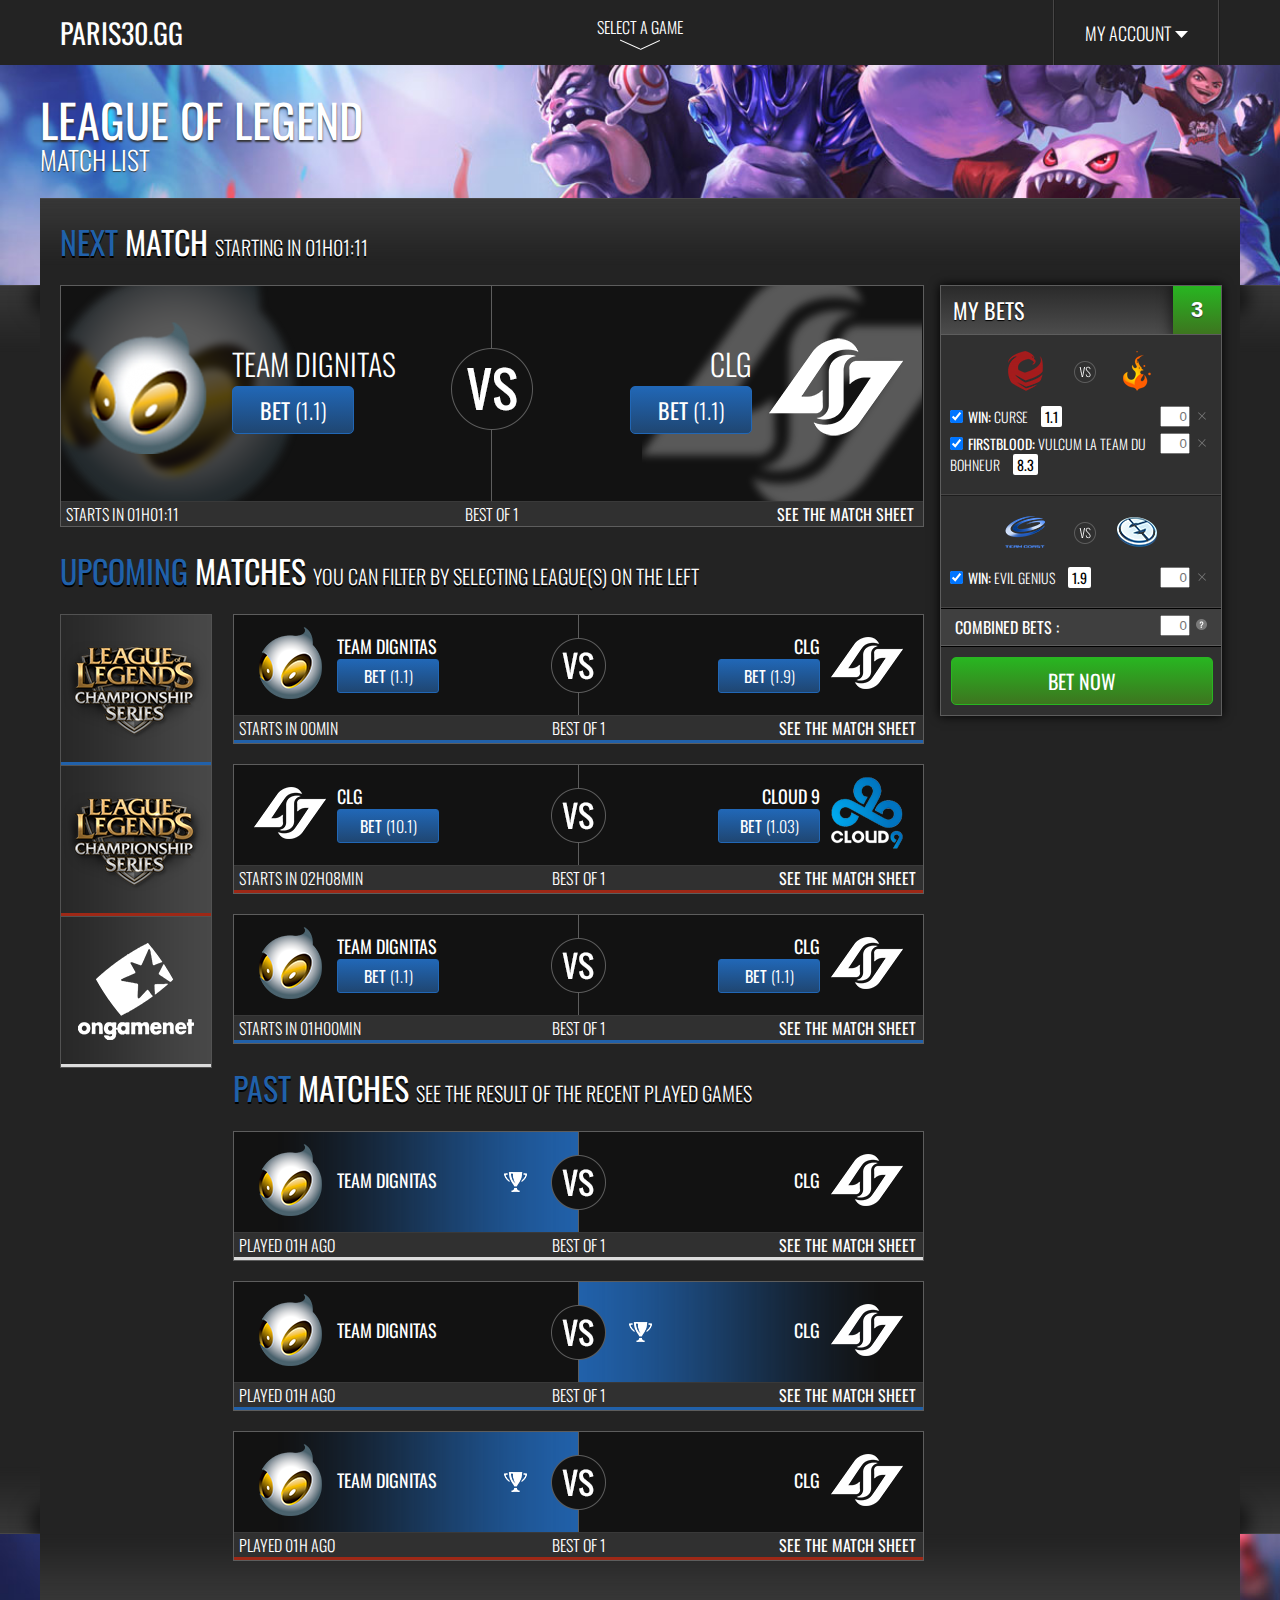
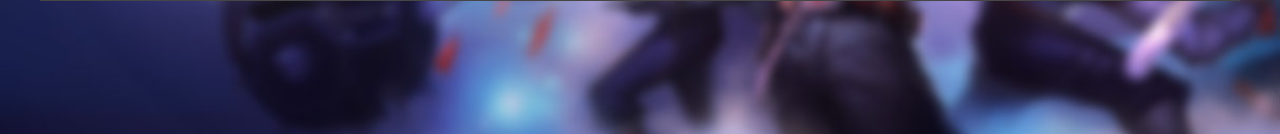
<file: index.html>
<!DOCTYPE svg PUBLIC "-//W3C//DTD SVG 1.1//EN" 
"http://www.w3.org/Graphics/SVG/1.1/DTD/svg11.dtd">
<html lang="fr">
<head>
  <meta http-equiv="Content-Type" content="text/html;charset=UTF-8">
  <title>Le Million</title>
  <link rel="stylesheet" href="css/style.css" type="text/css" media="screen">
  <link rel="stylesheet" href="css/responsive.css" type="text/css" media="screen">
  <link href='http://fonts.googleapis.com/css?family=Oswald:300,400' rel='stylesheet' type='text/css'>
  <script type="text/javascript" src="js/jquery.js"></script>
  <script type="text/javascript" src="js/jqueryui.js"></script>
  <script type="text/javascript" src="js/script.js"></script>
</head>
<body class="league-of-legend matchlist">
	<div class="large" id="header-large">
		<div class="large-inside" id="header">
			<div id="menu-selectgame">
				Select a game<br/><img src="img/fleche-bas-games.png" alt="fleche bas">
				<div class="dropdown" id="games-selectgame">
					<a class="sologame-selectgame" style="background-image:url(img/game-fond-lol-bw.jpg);"><div class="sologame-colored" style="background-image:url(img/game-fond-lol.jpg);"></div><p class="sologame-title">League of legend</p></a><a class="sologame-selectgame" style="background-image:url(img/game-fond-dota-bw.jpg);"><div class="sologame-colored" style="background-image:url(img/game-fond-dota.jpg);"></div><p class="sologame-title">dota 2</p></a><a class="sologame-selectgame" style="background-image:url(img/game-fond-sc2-bw.jpg);"><div class="sologame-colored" style="background-image:url(img/game-fond-sc2.jpg);"></div><p class="sologame-title">Starcraft 2<br/><span>(comming soon)</span></p></a><a class="sologame-selectgame" style="background-image:url(img/game-fond-cs-bw.jpg);"><div class="sologame-colored" style="background-image:url(img/game-fond-cs.jpg);"></div><p class="sologame-title">CS: GO<br/><span>(comming soon)</span></p></a>
				</div>
			</div>
			<div id="header-left" class="regular"><a href="index.php">Paris30.GG</a></div>
			<div id="header-right">
				<ul id="header-menu">
					<li>
						<div class="header-menu-title"><a href="#">my account <img src="img/fleche-bas-menu.png" alt="v"></a></div>
						<div class="dropdown" id="dropdownaccount">
							<div class="element-dropdownaccount"><a href="#"><img src="img/myaccountdropdown/setting.png" alt="Setting">Settings</a></div>
							<div class="element-dropdownaccount"><a href="#"><img src="img/myaccountdropdown/oldbets.png" alt="oldbet">previous Bets</a></div>
							<div class="element-dropdownaccount"><a href="#"><img src="img/myaccountdropdown/logout.png" alt="logout">Logout</a></div>
						</div>
					</li>
				</ul>
			</div>
		<div class="clear"></div>
	</div>
	<div class="large" id="cover-large">
		<div class="large-inside" id="cover">
			<p id="titre-cover" class="regular">
				league of legend
			</p>
			<p id="soustitre-cover" class="light">
				match list
			</p>
		</div>
	</div>
	<div class="large" id="content-large">
		<div class="main-gradient" id="main-gradient-haut"></div>
		<div class="main-gradient" id="main-gradient-bas"></div>
		<div class="large-inside" id="content">
			<div class="main-gradient" id="main-gradient-haut"></div>
			<div class="main-gradient" id="main-gradient-bas"></div>
			<img src="img/main-shadow-hg.png" alt="shadow" class="main-shadow" id="main-shadow-hg">
			<img src="img/main-shadow-hd.png" alt="shadow" class="main-shadow" id="main-shadow-hd">
			<img src="img/main-shadow-bg.png" alt="shadow" class="main-shadow" id="main-shadow-bg">
			<img src="img/main-shadow-bd.png" alt="shadow" class="main-shadow" id="main-shadow-bd">
			<div id="content-left">
				<div><p class="titre-content regular"><span class="titre-content-color">next</span> match <span class="light horaire-timer">starting in <span class="heure">01</span><span>h</span><span class="minute">01</span>:<span class="seconde">11</span></span></p></div>
				<div id="next-match-cartouche" class="match-cartouche-general">
					<div class="team-container">
						<img src="img/large/vs.png" alt="VS" class="vs-middle">
						<div class="team-left" style="background-image:url(img/large/fond/dignitas.png);">
							<div>
								<img class="transfer-image" src="img/large/team/dignitas.png" alt="Dignitas">
								<div class="team-nameandbutton">
									<p class="team-name">Team Dignitas</p>
									<div class="bet-button clickable regular">Bet <span class="light">(1.1)</span></div>
									<div class="clear"></div>
								</div>
							</div>
						</div><div class="team-right" style="background-image:url(img/large/fond/clg.png);">
							<div>
								<div class="team-nameandbutton">
									<p class="team-name">CLG</p>
									<div class="bet-button clickable regular">Bet <span class="light">(1.1)</span></div>
									<div class="clear"></div>
								</div>
								<img class="transfer-image" src="img/large/team/clg.png" alt="CLG">
							</div>
						</div>
					</div>
					<div class="match-infos">
						<div class="match-infos-left horaire-timer">Starts in <span class="heure">01</span><span>h</span><span class="minute">01</span>:<span class="seconde">11</span></div>
						<div class="match-infos-center">best of 1</div>
						<div class="match-infos-right regular"><a href="matchsheet.html">see the match sheet</a></div>
					</div>
				</div>
				<div><p class="titre-content regular"><span class="titre-content-color">upcoming</span> matches <span class="light">you can filter by selecting league(s) on the left</span></p></div>
				<div id="upcomingandfilter">
					<div id="filter">
						<div id="leagues">
							<div class="league unselected" style="border-bottom-color:#2161aa;"><img src="img/league/1.png" alt="UA"></div>
							<div class="league unselected" style="border-bottom-color:#9e2816;"><img src="img/league/2.png" alt="US"></div>
							<div class="league unselected" style="border-bottom-color:#DDDDDD;"><img src="img/league/3.png" alt="League2"></div>
						</div>
					</div>
					<div id="upcoming">
						<div class="match-cartouche-general cartouche-medium incoming-match-cartouche">
							<div class="team-container">
								<img src="img/medium/vs.png" alt="VS" class="vs-middle">
								<div class="team-left">
									<div>
										<img class="transfer-image" src="img/medium/team/dignitas.png" alt="Dignitas">
										<div class="team-nameandbutton">
											<p class="team-name">Team Dignitas</p>
											<div class="bet-button clickable regular">Bet <span class="light">(1.1)</span></div>
											<div class="clear"></div>
										</div>
									</div>
								</div><div class="team-right">
									<div>
										<div class="team-nameandbutton">
											<p class="team-name">CLG</p>
											<div class="bet-button clickable regular">Bet <span class="light">(1.9)</span></div>
											<div class="clear"></div>
										</div>
										<img class="transfer-image" src="img/medium/team/clg.png" alt="CLG">
									</div>
								</div>
							</div>
							<div class="match-infos" style="border-bottom-color:#2161aa;">
								<div class="match-infos-left horaire-timer">Starts in <span class="heure">00</span><span>h</span><span class="minute">00</span>min</div>
								<div class="match-infos-center">best of 1</div>
								<div class="match-infos-right regular"><a href="matchsheet.html">see the match sheet</a></div>
							</div>
						</div>
						<div class="match-cartouche-general cartouche-medium incoming-match-cartouche">
							<div class="team-container">
								<img src="img/medium/vs.png" alt="VS" class="vs-middle">
								<div class="team-left">
									<div>
										<img class="transfer-image" src="img/medium/team/clg.png" alt="clg">
										<div class="team-nameandbutton">
											<p class="team-name">CLG</p>
											<div class="bet-button clickable regular">Bet <span class="light">(10.1)</span></div>
											<div class="clear"></div>
										</div>
									</div>
								</div><div class="team-right">
									<div>
										<div class="team-nameandbutton">
											<p class="team-name">Cloud 9</p>
											<div class="bet-button clickable regular">Bet <span class="light">(1.03)</span></div>
											<div class="clear"></div>
										</div>
										<img class="transfer-image" src="img/medium/team/cloud9.png" alt="cloud9">
									</div>
								</div>
							</div>
							<div class="match-infos" style="border-bottom-color:#9e2816;">
								<div class="match-infos-left horaire-timer">Starts in <span class="heure">02</span><span>h</span><span class="minute">08</span>min</div>
								<div class="match-infos-center">best of 1</div>
								<div class="match-infos-right regular"><a href="matchsheet.html">see the match sheet</a></div>
							</div>
						</div>
						<div class="match-cartouche-general cartouche-medium incoming-match-cartouche">
							<div class="team-container">
								<img src="img/medium/vs.png" alt="VS" class="vs-middle">
								<div class="team-left">
									<div>
										<img class="transfer-image" src="img/medium/team/dignitas.png" alt="Dignitas">
										<div class="team-nameandbutton">
											<p class="team-name">Team Dignitas</p>
											<div class="bet-button clickable regular">Bet <span class="light">(1.1)</span></div>
											<div class="clear"></div>
										</div>
									</div>
								</div><div class="team-right">
									<div>
										<div class="team-nameandbutton">
											<p class="team-name">CLG</p>
											<div class="bet-button clickable regular">Bet <span class="light">(1.1)</span></div>
											<div class="clear"></div>
										</div>
										<img class="transfer-image" src="img/medium/team/clg.png" alt="CLG">
									</div>
								</div>
							</div>
							<div class="match-infos" style="border-bottom-color:#2161aa;">
								<div class="match-infos-left horaire-timer">Starts in <span class="heure">01</span><span>h</span><span class="minute">00</span>min</div>
								<div class="match-infos-center">best of 1</div>
								<div class="match-infos-right regular"><a href="matchsheet.html">see the match sheet</a></div>
							</div>
						</div>
						<div><p class="titre-content regular"><span class="titre-content-color">past</span> matches <span class="light">see the result of the recent played games</span></p></div>
						<div class="match-cartouche-general cartouche-medium past-match-cartouche">
							<div class="team-container">
								<img src="img/medium/vs.png" alt="VS" class="vs-middle">
								<div class="team-left team-won">
									<img src="img/medium/coupe.png" alt="coupe" class="coupe">
									<div>
										<img class="transfer-image" src="img/medium/team/dignitas.png" alt="Dignitas">
										<div class="team-nameandbutton">
											<p class="team-name">Team Dignitas</p>
											<div class="clear"></div>
										</div>
									</div>
								</div><div class="team-right">
									<div>
										<div class="team-nameandbutton">
											<p class="team-name">CLG</p>
											<div class="clear"></div>
										</div>
										<img class="transfer-image" src="img/medium/team/clg.png" alt="CLG">
									</div>
								</div>
							</div>
							<div class="match-infos" style="border-bottom-color:#DDDDDD;">
								<div class="match-infos-left">played 01h ago</div>
								<div class="match-infos-center">best of 1</div>
								<div class="match-infos-right regular"><a href="matchsheet-finished.html">see the match sheet</a></div>
							</div>
						</div>
						<div class="match-cartouche-general cartouche-medium past-match-cartouche">
							<div class="team-container">
								<img src="img/medium/vs.png" alt="VS" class="vs-middle">
								<div class="team-left">
									<img src="img/medium/coupe.png" alt="coupe" class="coupe">
									<div>
										<img class="transfer-image" src="img/medium/team/dignitas.png" alt="Dignitas">
										<div class="team-nameandbutton">
											<p class="team-name">Team Dignitas</p>
											<div class="clear"></div>
										</div>
									</div>
								</div><div class="team-right team-won">
									<img src="img/medium/coupe.png" alt="coupe" class="coupe">
									<div>
										<div class="team-nameandbutton">
											<p class="team-name">CLG</p>
											<div class="clear"></div>
										</div>
										<img class="transfer-image" src="img/medium/team/clg.png" alt="CLG">
									</div>
								</div>
							</div>
							<div class="match-infos" style="border-bottom-color:#2161aa;">
								<div class="match-infos-left">played 01h ago</div>
								<div class="match-infos-center">best of 1</div>
								<div class="match-infos-right regular"><a href="matchsheet-finished.html">see the match sheet</a></div>
							</div>
						</div>
						<div class="match-cartouche-general cartouche-medium past-match-cartouche">
							<div class="team-container">
								<img src="img/medium/vs.png" alt="VS" class="vs-middle">
								<div class="team-left team-won">
									<img src="img/medium/coupe.png" alt="coupe" class="coupe">
									<div>
										<img class="transfer-image" src="img/medium/team/dignitas.png" alt="Dignitas">
										<div class="team-nameandbutton">
											<p class="team-name">Team Dignitas</p>
											<div class="clear"></div>
										</div>
									</div>
								</div><div class="team-right">
									<div>
										<div class="team-nameandbutton">
											<p class="team-name">CLG</p>
											<div class="clear"></div>
										</div>
										<img class="transfer-image" src="img/medium/team/clg.png" alt="CLG">
									</div>
								</div>
							</div>
							<div class="match-infos" style="border-bottom-color:#9e2816;">
								<div class="match-infos-left">played 01h ago</div>
								<div class="match-infos-center">best of 1</div>
								<div class="match-infos-right regular"><a href="matchsheet-finished.html">see the match sheet</a></div>
							</div>
						</div>
					</div>
					<div class="clear"></div>
				</div>
			</div>
			<div id="content-right">
				<div id="sidebarbets">
					<form>
						<div id="sidebartitre">
							<div class="regular" id="sidebar-title">My bets</div><div id="bet-number-sidebar-container"><img src="img/betsidebar/ombre-titre.png" alt="shadow" id="sidebar-titre-shadow"><div id="bet-number-sidebar">3</div></div><div class="clear"></div>
						</div>
						<div id="sidebar-matchandbet-container">
							<div class="sidebar-matchandbet">
								<div class="sidebar-match">
									<img src="img/betsidebar/team/vulcum.png" alt="vulcum" class="left-team">
									<img src="img/betsidebar/vs.png" alt="vs" class="vs-middle">
									<img src="img/betsidebar/team/curse.png" alt="curse" class="right-team">
								</div>
								<div class="sidebar-bets">
									<div class="sidebar-bet">
										<div class="left"><input class="bet-checkbox" type="checkbox" checked><span class="bet-type">win:</span> <span class="bet-team">Curse</span> <span class="bet-cote">1.1</span></div>
										<div class="right"><input class="bet-input" type="text" placeholder="0"><input class="croix" type="button"></div>
										<div class="clear"></div>
									</div>
									<div class="sidebar-bet">
										<div class="left"><input class="bet-checkbox" type="checkbox" checked><span class="bet-type">firstblood:</span> <span class="bet-team">vulcum la team du bohneur</span> <span class="bet-cote">8.3</span></div>
										<div class="right"><input class="bet-input" type="text" placeholder="0"><input class="croix" type="button"></div>
										<div class="clear"></div>
									</div>
								</div>
							</div>
							<div class="sidebar-matchandbet">
								<div class="sidebar-match">
									<img src="img/betsidebar/team/coast.png" alt="coast" class="left-team">
									<img src="img/betsidebar/vs.png" alt="vs" class="vs-middle">
									<img src="img/betsidebar/team/eg.png" alt="eg" class="right-team">
								</div>
								<div class="sidebar-bets">
									<div class="sidebar-bet">
										<div class="left"><input class="bet-checkbox" type="checkbox" checked><span class="bet-type">win:</span> <span class="bet-team">evil genius</span> <span class="bet-cote">1.9</span></div>
										<div class="right"><input class="bet-input" type="text" placeholder="0"><input class="croix" type="button"></div>
										<div class="clear"></div>
									</div>
								</div>
							</div>
						</div>
						<div id="sidebar-combined">
							<div class="left regular">Combined bets :</div>
							<div class="right"><input class="bet-input" type="text" placeholder="0"><div class="container-infos"><img class="infos" src="img/betsidebar/infos.png" alt="?"></div></div>
							<div class="clear"></div>
						</div>
						<div id="sidebar-total">
							<div class="left">Total bets :</div>
							<div class="right">$ <span id="totalbet">0</span></div>
							<div class="clear"></div>
							<div class="left">Possible gain :</div>
							<div class="right">$ <span id="possiblegain">0</span></div>
							<div class="clear"></div>
						</div>
						<div id="container-button-sidebar">
							<div id="button-sidebar" class="neutral-button">Bet Now</div>
						</div>
						<div class="clear"></div>
					</div>
				</form>
			</div>
			<div class="clear"></div>
		</div>
	</div>
	<div class="large" id="cover-bas-large">
		<div class="large-inside" id="cover-bas">
		</div>
	</div>
</body>
</html>
</file>
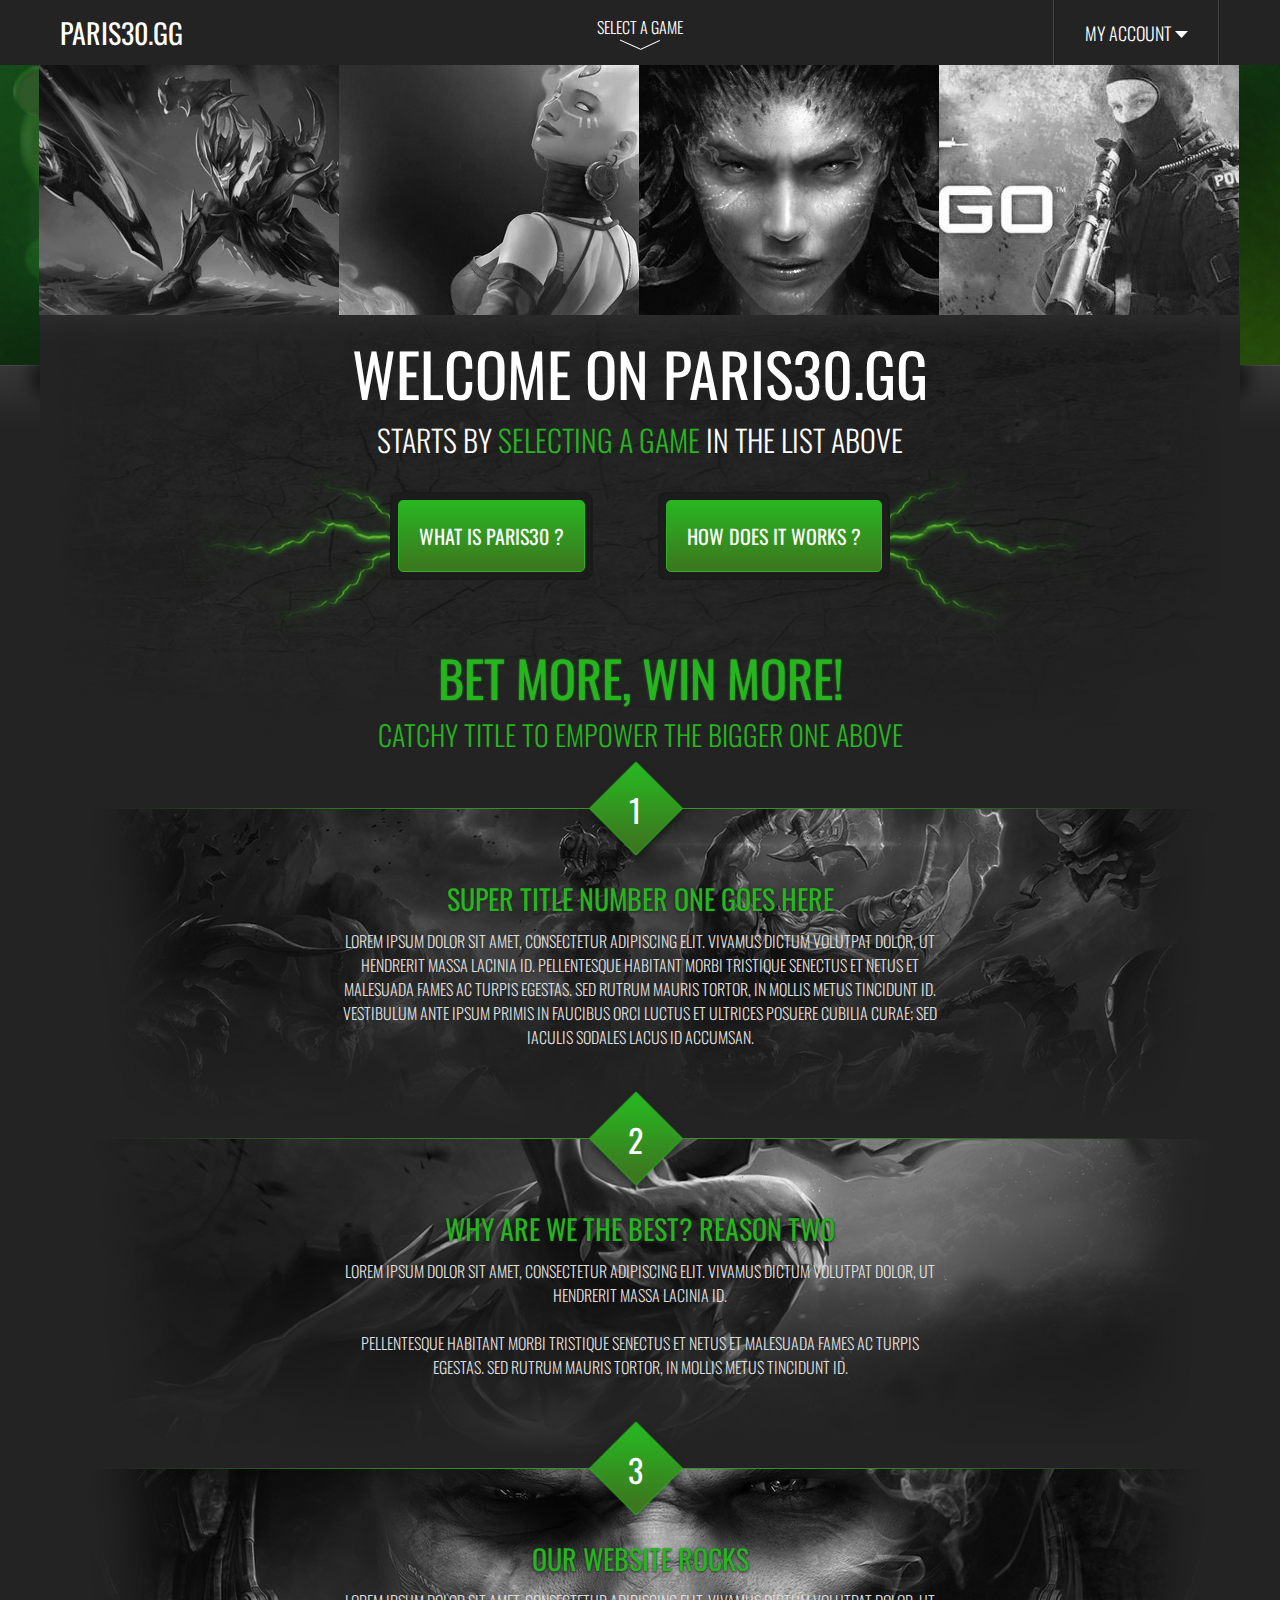
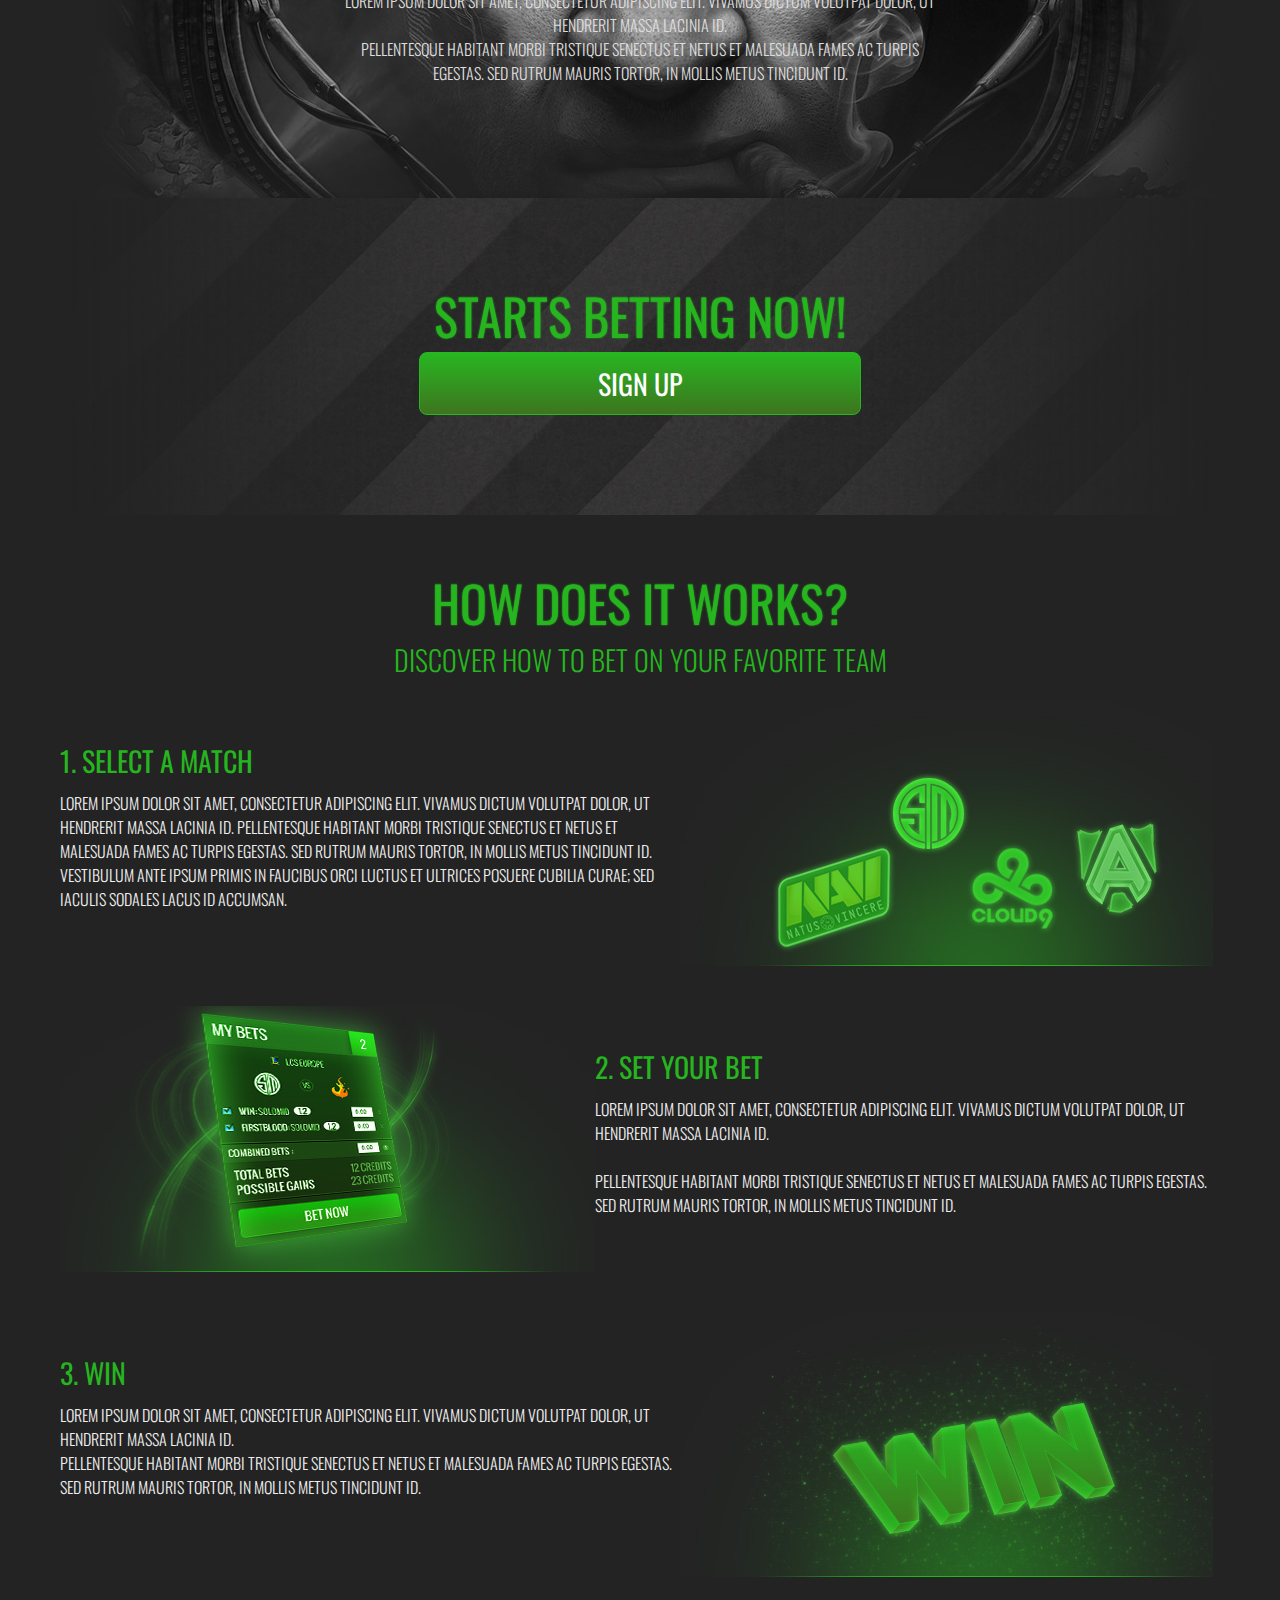
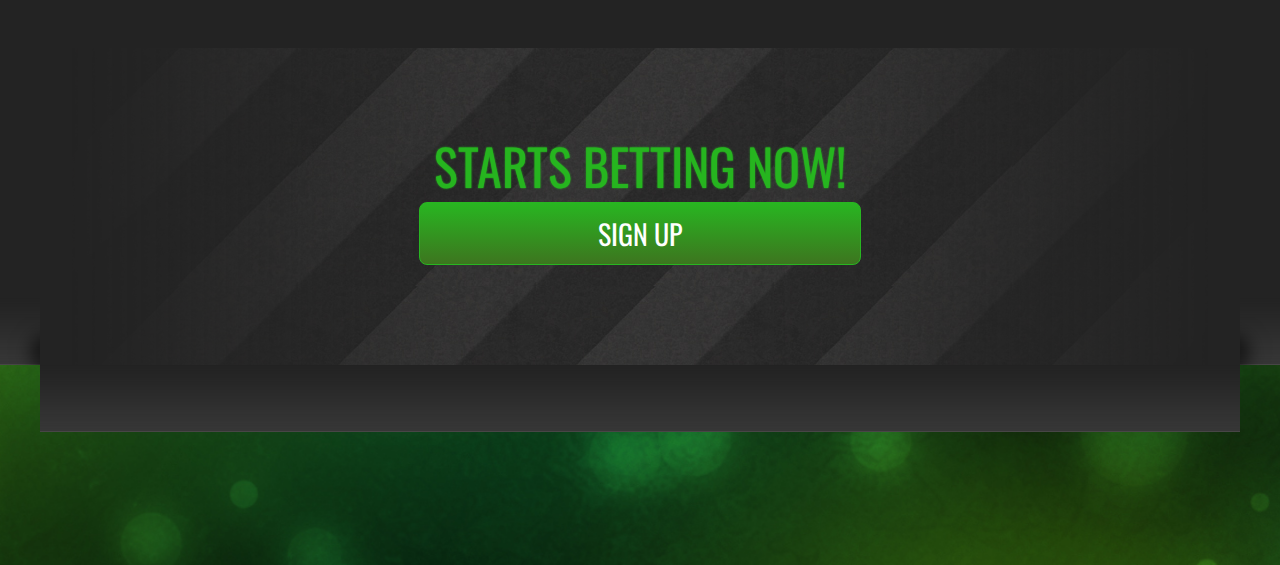
<file: landing.html>
<!DOCTYPE svg PUBLIC "-//W3C//DTD SVG 1.1//EN" 
"http://www.w3.org/Graphics/SVG/1.1/DTD/svg11.dtd">
<html lang="fr">
<head>
  <meta http-equiv="Content-Type" content="text/html;charset=UTF-8">
  <title>Le Million</title>
  <link rel="stylesheet" href="css/style.css" type="text/css" media="screen">
  <link rel="stylesheet" href="css/responsive.css" type="text/css" media="screen">
  <link href='http://fonts.googleapis.com/css?family=Oswald:300,400' rel='stylesheet' type='text/css'>
  <script type="text/javascript" src="js/jquery.js"></script>
  <script type="text/javascript" src="js/jqueryui.js"></script>
  <script type="text/javascript" src="js/script.js"></script>
</head>
<body class="neutral landing">
	<div class="large" id="header-large">
		<div class="large-inside" id="header">
			<div id="menu-selectgame">
				Select a game<br/><img src="img/fleche-bas-games.png" alt="fleche bas">
				<div class="dropdown" id="games-selectgame">
					<a class="sologame-selectgame" style="background-image:url(img/game-fond-lol-bw.jpg);"><div class="sologame-colored" style="background-image:url(img/game-fond-lol.jpg);"></div><p class="sologame-title">League of legend</p></a><a class="sologame-selectgame" style="background-image:url(img/game-fond-dota-bw.jpg);"><div class="sologame-colored" style="background-image:url(img/game-fond-dota.jpg);"></div><p class="sologame-title">dota 2</p></a><a class="sologame-selectgame" style="background-image:url(img/game-fond-sc2-bw.jpg);"><div class="sologame-colored" style="background-image:url(img/game-fond-sc2.jpg);"></div><p class="sologame-title">Starcraft 2<br/><span>(comming soon)</span></p></a><a class="sologame-selectgame" style="background-image:url(img/game-fond-cs-bw.jpg);"><div class="sologame-colored" style="background-image:url(img/game-fond-cs.jpg);"></div><p class="sologame-title">CS: GO<br/><span>(comming soon)</span></p></a>
				</div>
			</div>
			<div id="header-left" class="regular"><a href="index.php">Paris30.GG</a></div>
			<div id="header-right">
				<ul id="header-menu">
					<li>
						<div class="header-menu-title"><a href="#">my account <img src="img/fleche-bas-menu.png" alt="v"></a></div>
						<div class="dropdown" id="dropdownaccount">
							<div class="element-dropdownaccount"><a href="#"><img src="img/myaccountdropdown/setting.png" alt="Setting">Settings</a></div>
							<div class="element-dropdownaccount"><a href="#"><img src="img/myaccountdropdown/oldbets.png" alt="oldbet">previous Bets</a></div>
							<div class="element-dropdownaccount"><a href="#"><img src="img/myaccountdropdown/logout.png" alt="logout">Logout</a></div>
						</div>
					</li>
				</ul>
			</div>
		<div class="clear"></div>
	</div>
	<div class="large" id="cover-large">
		<img id="circle1" alt="greencircle" src="img/blurcircle/green1.png"/>
		<img id="circle2" alt="greencircle" src="img/blurcircle/green1.png"/>
		<img id="circle3" alt="greencircle" src="img/blurcircle/green1.png"/>
		<img id="circle4" alt="greencircle" src="img/blurcircle/green2.png"/>
		<img id="circle5" alt="greencircle" src="img/blurcircle/green2.png"/>
		<img id="circle6" alt="greencircle" src="img/blurcircle/green2.png"/>
		<img id="circle7" alt="greencircle" src="img/blurcircle/green3.png"/>
		<img id="circle8" alt="greencircle" src="img/blurcircle/green3.png"/>
		<img id="circle9" alt="greencircle" src="img/blurcircle/green3.png"/>
		<!-- <img id="circle10" alt="greencircle" src="img/blurcircle/green.png"/> -->
		<div class="large-inside" id="cover">
			
		</div>
	</div>
	<div class="large" id="content-large">
		<div class="main-gradient" id="main-gradient-haut"></div>
		<div class="main-gradient" id="main-gradient-bas"></div>
		<div class="large-inside" id="content">
			<div class="main-gradient" id="main-gradient-haut"></div>
			<div class="main-gradient" id="main-gradient-bas"></div>
			<img src="img/main-shadow-hg.png" alt="shadow" class="main-shadow" id="main-shadow-hg">
			<img src="img/main-shadow-hd.png" alt="shadow" class="main-shadow" id="main-shadow-hd">
			<img src="img/main-shadow-bg.png" alt="shadow" class="main-shadow" id="main-shadow-bg">
			<img src="img/main-shadow-bd.png" alt="shadow" class="main-shadow" id="main-shadow-bd">
			<div id="content-full">
				<div id="debut-roche">
					<p class="pseudo-h1">welcome on paris30.gg</p>
					<p class="pseudo-h2">Starts by <span class="green">selecting a game</span> in the list above</p>
					<div id="deux-buttons">
						<div class="button-container button-left">
							<img src="img/landing/landing-lumiereroche-gauche.png" id="fissures-left" class="fissures" alt="fissures">
							<div class="lumierefissure-container" id="lumierefissure-container-left"><img class="lumierefissure" src="img/landing/landing-lumiereroche-boost-gauche.png" alt="lumiere fissure"></div>
							<a href="#" class="neutral-button">
								what is paris30 ?
							</a>
						</div>
						<div class="button-container button-right">
							<img src="img/landing/landing-lumiereroche-droite.png" id="fissures-right" class="fissures" alt="fissures">
							<div class="lumierefissure-container" id="lumierefissure-container-right"><img class="lumierefissure" src="img/landing/landing-lumiereroche-boost-droite.png" alt="lumiere fissure"></div>
							<a href="#" class="neutral-button">
								how does it works ?
							</a>
						</div>
						<div class="clear"></div>
					</div>
					<p class="catchy-title">bet more, win more!</p>
					<p class="catchy-subtitle">Catchy title to empower the bigger one above</p>
				</div>
				<div id="whatisit">
					<div id="whatis1" class="whatissolo">
						<div class="whatis-pastille">1</div>
						<p class="pseudo-h3">Super title number one goes here</p>
						<p class="whatis-text">
							Lorem ipsum dolor sit amet, consectetur adipiscing elit. Vivamus dictum volutpat dolor, ut hendrerit massa lacinia id. Pellentesque habitant morbi tristique senectus et netus et malesuada fames ac turpis egestas. Sed rutrum mauris tortor, in mollis metus tincidunt id. Vestibulum ante ipsum primis in faucibus orci luctus et ultrices posuere cubilia Curae; Sed iaculis sodales lacus id accumsan.
						</p>
					</div>
					<div id="whatis2" class="whatissolo">
						<div class="whatis-pastille">2</div>
						<p class="pseudo-h3">Why are we the best? Reason Two</p>
						<p class="whatis-text">
							Lorem ipsum dolor sit amet, consectetur adipiscing elit. Vivamus dictum volutpat dolor, ut hendrerit massa lacinia id.<br/><br/>

							Pellentesque habitant morbi tristique senectus et netus et malesuada fames ac turpis egestas. Sed rutrum mauris tortor, in mollis metus tincidunt id.
						</p>
					</div>
					<div id="whatis3" class="whatissolo">
						<div class="whatis-pastille">3</div>
						<p class="pseudo-h3">our website rocks</p>
						<p class="whatis-text">
							Lorem ipsum dolor sit amet, consectetur adipiscing elit. Vivamus dictum volutpat dolor, ut hendrerit massa lacinia id.<br/>
							Pellentesque habitant morbi tristique senectus et netus et malesuada fames ac turpis egestas. Sed rutrum mauris tortor, in mollis metus tincidunt id.
						</p>
					</div>
				</div>
				<div class="transition">
					<div class="transition-content">
						<p class="catchy-title">Starts betting now!</p>
						<div class="neutral-button">Sign up</div>
					</div>
				</div>
				<div id="howitwork">
					<p class="catchy-title">How does it works?</p>
					<p class="catchy-subtitle">Discover how to bet on your favorite team</p>
					<div class="howitwork-solo">
						<div class="howitwork-solo-content">
							<p class="pseudo-h3">1. Select a match</p>
							<p class="howitwork-text">
								Lorem ipsum dolor sit amet, consectetur adipiscing elit. Vivamus dictum volutpat dolor, ut hendrerit massa lacinia id. Pellentesque habitant morbi tristique senectus et netus et malesuada fames ac turpis egestas. Sed rutrum mauris tortor, in mollis metus tincidunt id. Vestibulum ante ipsum primis in faucibus orci luctus et ultrices posuere cubilia Curae; Sed iaculis sodales lacus id accumsan.
							</p>
						</div><img src="img/landing/landing-step1.jpg" alt="landing-step1" class="howitwork-solo-img">
					</div>
					<div class="howitwork-solo">
						<img src="img/landing/landing-step2.jpg" alt="landing-step2" class="howitwork-solo-img"><div class="howitwork-solo-content">
							<p class="pseudo-h3">2. Set your bet</p>
							<p class="howitwork-text">
								Lorem ipsum dolor sit amet, consectetur adipiscing elit. Vivamus dictum volutpat dolor, ut hendrerit massa lacinia id.<br/><br/>

								Pellentesque habitant morbi tristique senectus et netus et malesuada fames ac turpis egestas. Sed rutrum mauris tortor, in mollis metus tincidunt id.
							</p>
						</div>
					</div>
					<div class="howitwork-solo">
						<div class="howitwork-solo-content">
							<p class="pseudo-h3">3. win</p>
							<p class="howitwork-text">
								Lorem ipsum dolor sit amet, consectetur adipiscing elit. Vivamus dictum volutpat dolor, ut hendrerit massa lacinia id.<br/>
								Pellentesque habitant morbi tristique senectus et netus et malesuada fames ac turpis egestas. Sed rutrum mauris tortor, in mollis metus tincidunt id.
							</p>
						</div><img src="img/landing/landing-step3.jpg" alt="landing-step3" class="howitwork-solo-img">
					</div>
				</div>
				<div class="transition">
					<div class="transition-content">
						<p class="catchy-title">Starts betting now!</p>
						<div class="neutral-button">Sign up</div>
					</div>
				</div>
			</div>
			<div class="clear"></div>
		</div>
	</div>
	<div class="large" id="cover-bas-large">
		<div class="large-inside" id="cover-bas">
		</div>
	</div>
</body>
</html>
</file>
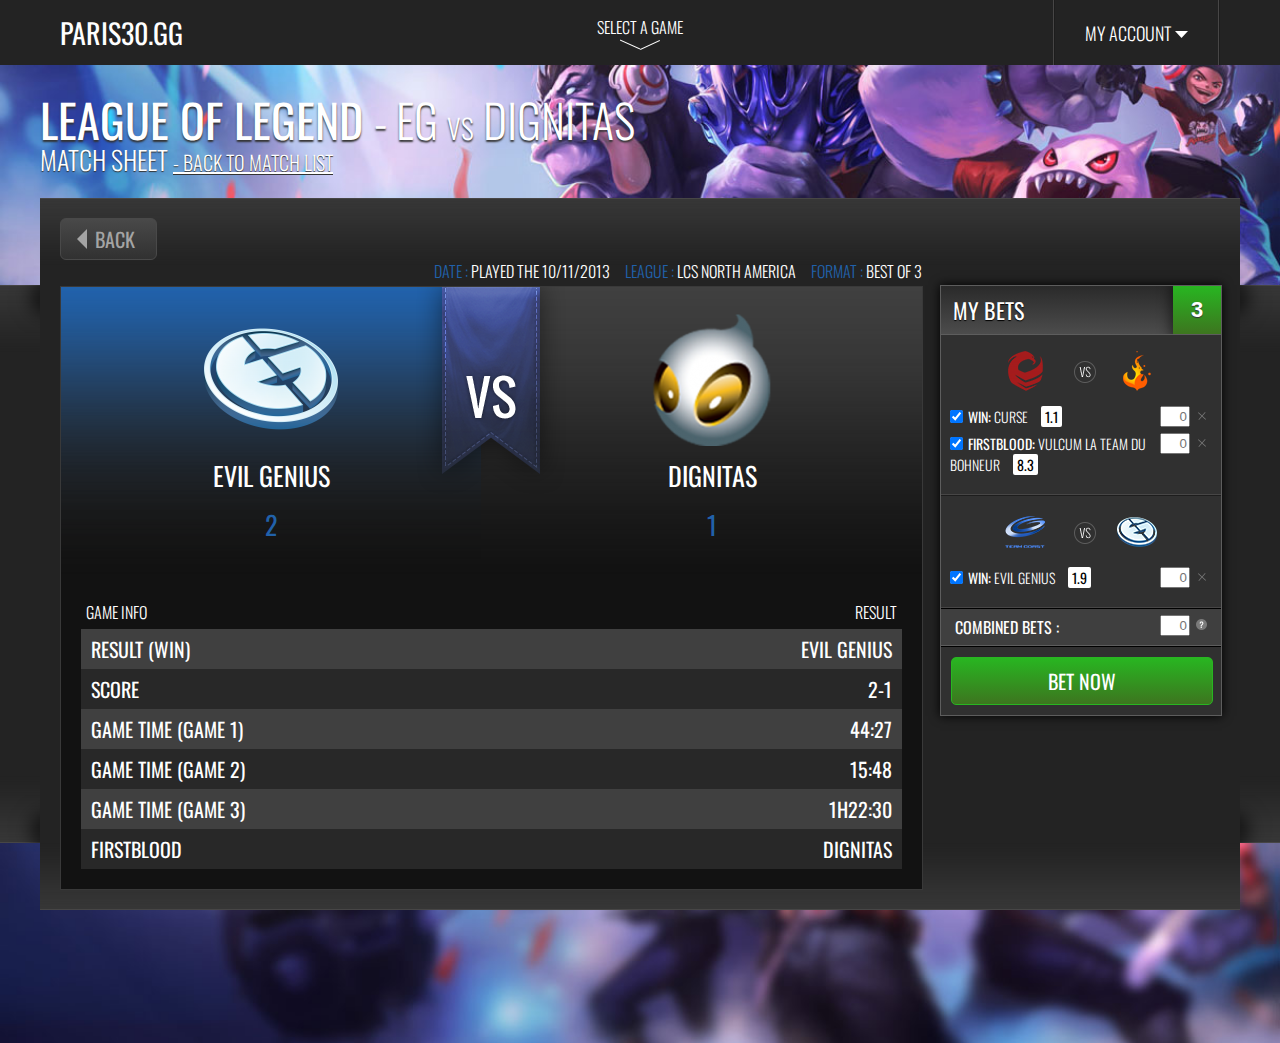
<file: matchsheet-finished.html>
<!DOCTYPE svg PUBLIC "-//W3C//DTD SVG 1.1//EN" 
"http://www.w3.org/Graphics/SVG/1.1/DTD/svg11.dtd">
<html lang="fr">
<head>
  <meta http-equiv="Content-Type" content="text/html;charset=UTF-8">
  <title>Le Million</title>
  <link rel="stylesheet" href="css/style.css" type="text/css" media="screen">
  <link rel="stylesheet" href="css/responsive.css" type="text/css" media="screen">
  <link href='http://fonts.googleapis.com/css?family=Oswald:300,400' rel='stylesheet' type='text/css'>
  <script type="text/javascript" src="js/jquery.js"></script>
  <script type="text/javascript" src="js/jqueryui.js"></script>
  <script type="text/javascript" src="js/script.js"></script>
</head>
<body class="league-of-legend matchsheet">
	<div class="large" id="header-large">
		<div class="large-inside" id="header">
			<div id="menu-selectgame">
				Select a game<br/><img src="img/fleche-bas-games.png" alt="fleche bas">
				<div class="dropdown" id="games-selectgame">
					<a class="sologame-selectgame" style="background-image:url(img/game-fond-lol-bw.jpg);"><div class="sologame-colored" style="background-image:url(img/game-fond-lol.jpg);"></div><p class="sologame-title">League of legend</p></a><a class="sologame-selectgame" style="background-image:url(img/game-fond-dota-bw.jpg);"><div class="sologame-colored" style="background-image:url(img/game-fond-dota.jpg);"></div><p class="sologame-title">dota 2</p></a><a class="sologame-selectgame" style="background-image:url(img/game-fond-sc2-bw.jpg);"><div class="sologame-colored" style="background-image:url(img/game-fond-sc2.jpg);"></div><p class="sologame-title">Starcraft 2<br/><span>(comming soon)</span></p></a><a class="sologame-selectgame" style="background-image:url(img/game-fond-cs-bw.jpg);"><div class="sologame-colored" style="background-image:url(img/game-fond-cs.jpg);"></div><p class="sologame-title">CS: GO<br/><span>(comming soon)</span></p></a>
				</div>
			</div>
			<div id="header-left" class="regular"><a href="index.php">Paris30.GG</a></div>
			<div id="header-right">
				<ul id="header-menu">
					<li>
						<div class="header-menu-title"><a href="#">my account <img src="img/fleche-bas-menu.png" alt="v"></a></div>
						<div class="dropdown" id="dropdownaccount">
							<div class="element-dropdownaccount"><a href="#"><img src="img/myaccountdropdown/setting.png" alt="Setting">Settings</a></div>
							<div class="element-dropdownaccount"><a href="#"><img src="img/myaccountdropdown/oldbets.png" alt="oldbet">previous Bets</a></div>
							<div class="element-dropdownaccount"><a href="#"><img src="img/myaccountdropdown/logout.png" alt="logout">Logout</a></div>
						</div>
					</li>
				</ul>
			</div>
		<div class="clear"></div>
	</div>
	<div class="large" id="cover-large">
		<div class="large-inside" id="cover">
			<p id="titre-cover" class="regular">
				league of legend <span class="light">- EG <span style="font-size:0.6em;">vs</span> Dignitas</span>
			</p>
			<p id="soustitre-cover" class="light">
				match sheet <a href="index.html">- back to match list</a>
			</p>
		</div>
	</div>
	<div class="large" id="content-large">
		<div class="main-gradient" id="main-gradient-haut"></div>
		<div class="main-gradient" id="main-gradient-bas"></div>
		<div class="large-inside" id="content">
			<div class="main-gradient" id="main-gradient-haut"></div>
			<div class="main-gradient" id="main-gradient-bas"></div>
			<img src="img/main-shadow-hg.png" alt="shadow" class="main-shadow" id="main-shadow-hg">
			<img src="img/main-shadow-hd.png" alt="shadow" class="main-shadow" id="main-shadow-hd">
			<img src="img/main-shadow-bg.png" alt="shadow" class="main-shadow" id="main-shadow-bg">
			<img src="img/main-shadow-bd.png" alt="shadow" class="main-shadow" id="main-shadow-bd">
			<div id="content-left">
				<div id="back-space">
					<a href="index.html" id="back-button"><img src="img/back-arrow.png" alt="left-arrow">back</a>
				</div>
				<div id="match-sheet">
					<div id="match-info">
						<span class="colored">date :</span> played the 10/11/2013&nbsp;&nbsp;&nbsp;&nbsp;
						<span class="colored">league :</span> LCS North America&nbsp;&nbsp;&nbsp;&nbsp;
						<span class="colored">format :</span> best of 3
					</div>
					<div id="team-container">
						<img src="img/matchsheet/vs-matchsheet-leagueoflegend.png" alt="vs" id="vs-matchsheet">
						<div id="team-left" class="win">
							<div class="team-link">
								<img src="img/large/team/eg.png" alt="eg" class="team-image">
								<p class="team-name">Evil Genius</p>
							</div>
							<p class="team-score">2</p>
						</div><div id="team-right">
							<div class="team-link">
								<img src="img/large/team/dignitas.png" alt="dignitas" class="team-image">
								<p class="team-name">Dignitas</p>
							</div>
							<p class="team-score">1</p>
						</div>
					</div>
					<div id="betandresult-container">
						<table border="0" id="bet-results">
							<thead>
								<tr>
									<th class="cell-left">
										game info
									</th>
									<th class="cell-right">
										result
									</th>
								</tr>
							</thead>
							<tbody cellpadding="5px">
								<tr>
									<td class="cell-left">
										result (win)
									</td>
									<td class="cell-right">
										evil genius
									</td>
								</tr>
								<tr>
									<td class="cell-left">
										score
									</td>
									<td class="cell-right">
										2-1
									</td>
								</tr>
								<tr>
									<td class="cell-left">
										game time (game 1)
									</td>
									<td class="cell-right">
										44:27
									</td>
								</tr>
								<tr>
									<td class="cell-left">
										game time (game 2)
									</td>
									<td class="cell-right">
										15:48
									</td>
								</tr>
								<tr>
									<td class="cell-left">
										game time (game 3)
									</td>
									<td class="cell-right">
										1h22:30
									</td>
								</tr>
								<tr>
									<td class="cell-left">
										firstblood
									</td>
									<td class="cell-right">
										dignitas
									</td>
								</tr>
							</tbody>
						</table>
					</div>
				</div>
			</div>
			<div id="content-right">
				<div id="sidebarbets">
					<form>
						<div id="sidebartitre">
							<div class="regular" id="sidebar-title">My bets</div><div id="bet-number-sidebar-container"><img src="img/betsidebar/ombre-titre.png" alt="shadow" id="sidebar-titre-shadow"><div id="bet-number-sidebar">3</div></div><div class="clear"></div>
						</div>
						<div id="sidebar-matchandbet-container">
							<div class="sidebar-matchandbet">
								<div class="sidebar-match">
									<img src="img/betsidebar/team/vulcum.png" alt="vulcum" class="left-team">
									<img src="img/betsidebar/vs.png" alt="vs" class="vs-middle">
									<img src="img/betsidebar/team/curse.png" alt="curse" class="right-team">
								</div>
								<div class="sidebar-bets">
									<div class="sidebar-bet">
										<div class="left"><input class="bet-checkbox" type="checkbox" checked><span class="bet-type">win:</span> <span class="bet-team">Curse</span> <span class="bet-cote">1.1</span></div>
										<div class="right"><input class="bet-input" type="text" placeholder="0"><input class="croix" type="button"></div>
										<div class="clear"></div>
									</div>
									<div class="sidebar-bet">
										<div class="left"><input class="bet-checkbox" type="checkbox" checked><span class="bet-type">firstblood:</span> <span class="bet-team">vulcum la team du bohneur</span> <span class="bet-cote">8.3</span></div>
										<div class="right"><input class="bet-input" type="text" placeholder="0"><input class="croix" type="button"></div>
										<div class="clear"></div>
									</div>
								</div>
							</div>
							<div class="sidebar-matchandbet">
								<div class="sidebar-match">
									<img src="img/betsidebar/team/coast.png" alt="coast" class="left-team">
									<img src="img/betsidebar/vs.png" alt="vs" class="vs-middle">
									<img src="img/betsidebar/team/eg.png" alt="eg" class="right-team">
								</div>
								<div class="sidebar-bets">
									<div class="sidebar-bet">
										<div class="left"><input class="bet-checkbox" type="checkbox" checked><span class="bet-type">win:</span> <span class="bet-team">evil genius</span> <span class="bet-cote">1.9</span></div>
										<div class="right"><input class="bet-input" type="text" placeholder="0"><input class="croix" type="button"></div>
										<div class="clear"></div>
									</div>
								</div>
							</div>
						</div>
						<div id="sidebar-combined">
							<div class="left regular">Combined bets :</div>
							<div class="right"><input class="bet-input" type="text" placeholder="0"><div class="container-infos"><img class="infos" src="img/betsidebar/infos.png" alt="?"></div></div>
							<div class="clear"></div>
						</div>
						<div id="sidebar-total">
							<div class="left">Total bets :</div>
							<div class="right">$ <span id="totalbet">0</span></div>
							<div class="clear"></div>
							<div class="left">Possible gain :</div>
							<div class="right">$ <span id="possiblegain">0</span></div>
							<div class="clear"></div>
						</div>
						<div id="container-button-sidebar">
							<div id="button-sidebar" class="neutral-button">Bet Now</div>
						</div>
						<div class="clear"></div>
					</div>
				</form>
			</div>
			<div class="clear"></div>
		</div>
	</div>
	<div class="large" id="cover-bas-large">
		<div class="large-inside" id="cover-bas">
		</div>
	</div>
</body>
</html>
</file>
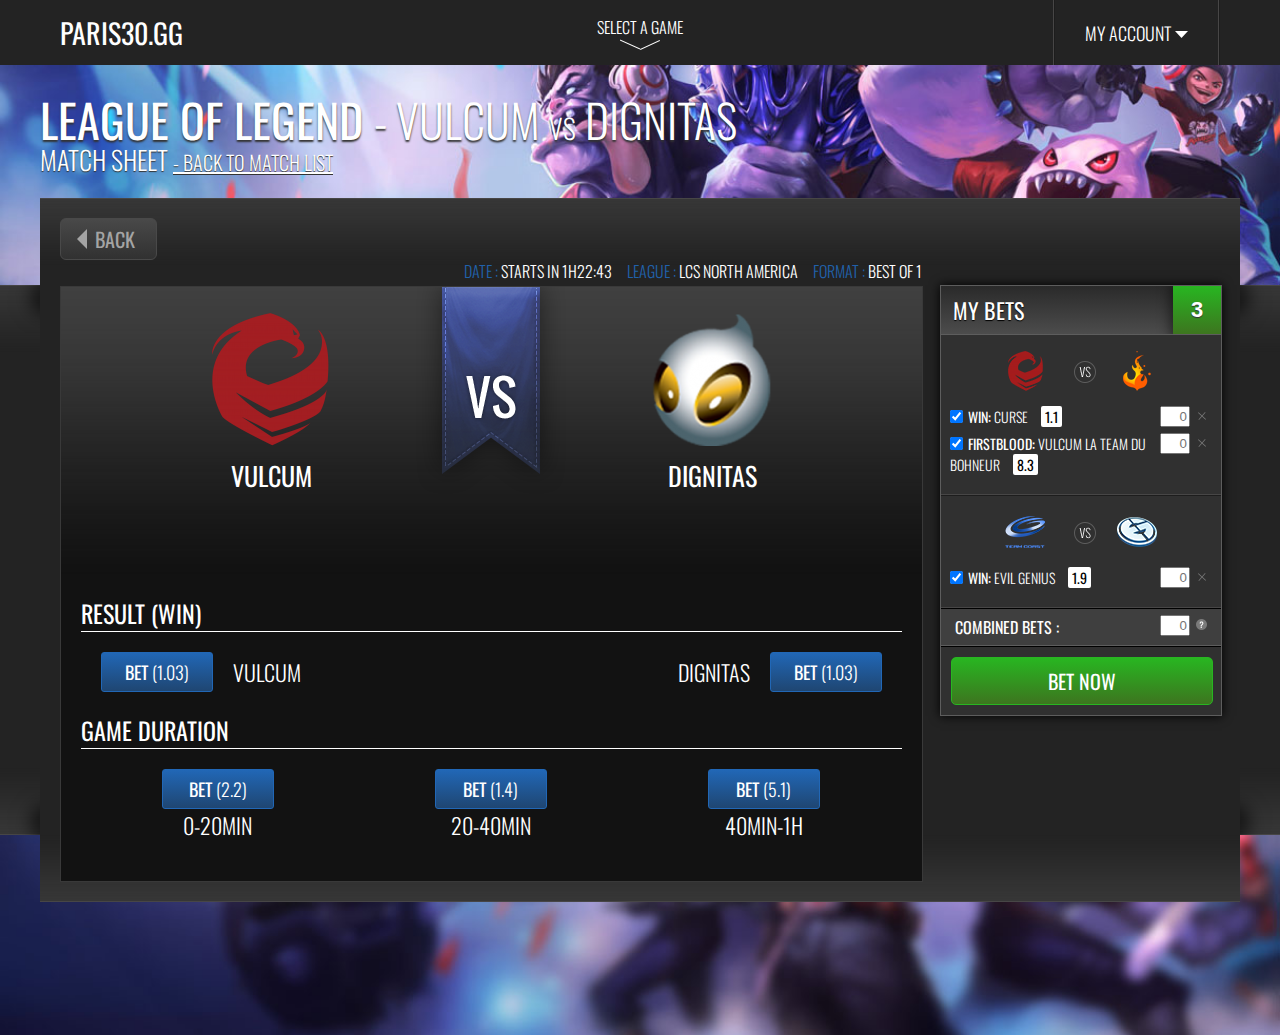
<file: matchsheet.html>
<!DOCTYPE svg PUBLIC "-//W3C//DTD SVG 1.1//EN" 
"http://www.w3.org/Graphics/SVG/1.1/DTD/svg11.dtd">
<html lang="fr">
<head>
  <meta http-equiv="Content-Type" content="text/html;charset=UTF-8">
  <title>Le Million</title>
  <link rel="stylesheet" href="css/style.css" type="text/css" media="screen">
  <link rel="stylesheet" href="css/responsive.css" type="text/css" media="screen">
  <link href='http://fonts.googleapis.com/css?family=Oswald:300,400' rel='stylesheet' type='text/css'>
  <script type="text/javascript" src="js/jquery.js"></script>
  <script type="text/javascript" src="js/jqueryui.js"></script>
  <script type="text/javascript" src="js/script.js"></script>
</head>
<body class="league-of-legend matchsheet">
	<div class="large" id="header-large">
		<div class="large-inside" id="header">
			<div id="menu-selectgame">
				Select a game<br/><img src="img/fleche-bas-games.png" alt="fleche bas">
				<div class="dropdown" id="games-selectgame">
					<a class="sologame-selectgame" style="background-image:url(img/game-fond-lol-bw.jpg);"><div class="sologame-colored" style="background-image:url(img/game-fond-lol.jpg);"></div><p class="sologame-title">League of legend</p></a><a class="sologame-selectgame" style="background-image:url(img/game-fond-dota-bw.jpg);"><div class="sologame-colored" style="background-image:url(img/game-fond-dota.jpg);"></div><p class="sologame-title">dota 2</p></a><a class="sologame-selectgame" style="background-image:url(img/game-fond-sc2-bw.jpg);"><div class="sologame-colored" style="background-image:url(img/game-fond-sc2.jpg);"></div><p class="sologame-title">Starcraft 2<br/><span>(comming soon)</span></p></a><a class="sologame-selectgame" style="background-image:url(img/game-fond-cs-bw.jpg);"><div class="sologame-colored" style="background-image:url(img/game-fond-cs.jpg);"></div><p class="sologame-title">CS: GO<br/><span>(comming soon)</span></p></a>
				</div>
			</div>
			<div id="header-left" class="regular"><a href="index.php">Paris30.GG</a></div>
			<div id="header-right">
				<ul id="header-menu">
					<li>
						<div class="header-menu-title"><a href="#">my account <img src="img/fleche-bas-menu.png" alt="v"></a></div>
						<div class="dropdown" id="dropdownaccount">
							<div class="element-dropdownaccount"><a href="#"><img src="img/myaccountdropdown/setting.png" alt="Setting">Settings</a></div>
							<div class="element-dropdownaccount"><a href="#"><img src="img/myaccountdropdown/oldbets.png" alt="oldbet">previous Bets</a></div>
							<div class="element-dropdownaccount"><a href="#"><img src="img/myaccountdropdown/logout.png" alt="logout">Logout</a></div>
						</div>
					</li>
				</ul>
			</div>
		<div class="clear"></div>
	</div>
	<div class="large" id="cover-large">
		<div class="large-inside" id="cover">
			<p id="titre-cover" class="regular">
				league of legend <span class="light">- Vulcum <span style="font-size:0.6em;">vs</span> Dignitas</span>
			</p>
			<p id="soustitre-cover" class="light">
				match sheet <a href="index.html">- back to match list</a>
			</p>
		</div>
	</div>
	<div class="large" id="content-large">
		<div class="main-gradient" id="main-gradient-haut"></div>
		<div class="main-gradient" id="main-gradient-bas"></div>
		<div class="large-inside" id="content">
			<div class="main-gradient" id="main-gradient-haut"></div>
			<div class="main-gradient" id="main-gradient-bas"></div>
			<img src="img/main-shadow-hg.png" alt="shadow" class="main-shadow" id="main-shadow-hg">
			<img src="img/main-shadow-hd.png" alt="shadow" class="main-shadow" id="main-shadow-hd">
			<img src="img/main-shadow-bg.png" alt="shadow" class="main-shadow" id="main-shadow-bg">
			<img src="img/main-shadow-bd.png" alt="shadow" class="main-shadow" id="main-shadow-bd">
			<div id="content-left">
				<div id="back-space">
					<a href="index.html" id="back-button"><img src="img/back-arrow.png" alt="left-arrow">back</a>
				</div>
				<div id="match-sheet">
					<div id="match-info">
						<span class="colored">date :</span> <span class="horaire-timer">starts in <span class="heure">1</span><span>h</span><span class="minute">22</span>:<span class="seconde">43</span></span>&nbsp;&nbsp;&nbsp;&nbsp;
						<span class="colored">league :</span> LCS North America&nbsp;&nbsp;&nbsp;&nbsp;
						<span class="colored">format :</span> best of 1
					</div>
					<div id="team-container">
						<img src="img/matchsheet/vs-matchsheet-leagueoflegend.png" alt="vs" id="vs-matchsheet">
						<div id="team-left">
							<div class="team-link">
								<img src="img/large/team/vulcum.png" alt="vulcum" class="team-image">
								<p class="team-name">vulcum</p>
							</div>
						</div><div id="team-right">
							<div class="team-link">
								<img src="img/large/team/dignitas.png" alt="dignitas" class="team-image">
								<p class="team-name">Dignitas</p>
							</div>
						</div>
					</div>
					<div id="betandresult-container">
						<div id="bet-list">
							<div class="bet-title">
								result (win)
							</div>
							<div class="bets-leftright bets-undertitle">
								<div class="bets-left bet-side">
									<div class="bet-solo"><div class="bet-button clickable regular">Bet <span class="light">(1.03)</span></div><div class="bet-subtitle">Vulcum</div></div>
								</div>
								<div class="bets-right bet-side">
									<div class="bet-solo"><div class="bet-subtitle">Dignitas</div><div class="bet-button clickable regular">Bet <span class="light">(1.03)</span></div></div>
								</div>
								<div class="clear"></div>
							</div>
							<div class="bet-title">
								game duration
							</div>
							<div class="bets-center bets-undertitle">
								<div class="bet-solo">
									<div class="bet-button clickable regular">Bet <span class="light">(2.2)</span></div><div class="bet-subtitle">0-20min</div>
								</div><div class="bet-solo">
									<div class="bet-button clickable regular">Bet <span class="light">(1.4)</span></div><div class="bet-subtitle">20-40min</div>
								</div><div class="bet-solo">
									<div class="bet-button clickable regular">Bet <span class="light">(5.1)</span></div><div class="bet-subtitle">40min-1h</div>
								</div>
							</div>
						</div>
					</div>
				</div>
			</div>
			<div id="content-right">
				<div id="sidebarbets">
					<form>
						<div id="sidebartitre">
							<div class="regular" id="sidebar-title">My bets</div><div id="bet-number-sidebar-container"><img src="img/betsidebar/ombre-titre.png" alt="shadow" id="sidebar-titre-shadow"><div id="bet-number-sidebar">3</div></div><div class="clear"></div>
						</div>
						<div id="sidebar-matchandbet-container">
							<div class="sidebar-matchandbet">
								<div class="sidebar-match">
									<img src="img/betsidebar/team/vulcum.png" alt="vulcum" class="left-team">
									<img src="img/betsidebar/vs.png" alt="vs" class="vs-middle">
									<img src="img/betsidebar/team/curse.png" alt="curse" class="right-team">
								</div>
								<div class="sidebar-bets">
									<div class="sidebar-bet">
										<div class="left"><input class="bet-checkbox" type="checkbox" checked><span class="bet-type">win:</span> <span class="bet-team">Curse</span> <span class="bet-cote">1.1</span></div>
										<div class="right"><input class="bet-input" type="text" placeholder="0"><input class="croix" type="button"></div>
										<div class="clear"></div>
									</div>
									<div class="sidebar-bet">
										<div class="left"><input class="bet-checkbox" type="checkbox" checked><span class="bet-type">firstblood:</span> <span class="bet-team">vulcum la team du bohneur</span> <span class="bet-cote">8.3</span></div>
										<div class="right"><input class="bet-input" type="text" placeholder="0"><input class="croix" type="button"></div>
										<div class="clear"></div>
									</div>
								</div>
							</div>
							<div class="sidebar-matchandbet">
								<div class="sidebar-match">
									<img src="img/betsidebar/team/coast.png" alt="coast" class="left-team">
									<img src="img/betsidebar/vs.png" alt="vs" class="vs-middle">
									<img src="img/betsidebar/team/eg.png" alt="eg" class="right-team">
								</div>
								<div class="sidebar-bets">
									<div class="sidebar-bet">
										<div class="left"><input class="bet-checkbox" type="checkbox" checked><span class="bet-type">win:</span> <span class="bet-team">evil genius</span> <span class="bet-cote">1.9</span></div>
										<div class="right"><input class="bet-input" type="text" placeholder="0"><input class="croix" type="button"></div>
										<div class="clear"></div>
									</div>
								</div>
							</div>
						</div>
						<div id="sidebar-combined">
							<div class="left regular">Combined bets :</div>
							<div class="right"><input class="bet-input" type="text" placeholder="0"><div class="container-infos"><img class="infos" src="img/betsidebar/infos.png" alt="?"></div></div>
							<div class="clear"></div>
						</div>
						<div id="sidebar-total">
							<div class="left">Total bets :</div>
							<div class="right">$ <span id="totalbet">0</span></div>
							<div class="clear"></div>
							<div class="left">Possible gain :</div>
							<div class="right">$ <span id="possiblegain">0</span></div>
							<div class="clear"></div>
						</div>
						<div id="container-button-sidebar">
							<div id="button-sidebar" class="neutral-button">Bet Now</div>
						</div>
						<div class="clear"></div>
					</div>
				</form>
			</div>
			<div class="clear"></div>
		</div>
	</div>
	<div class="large" id="cover-bas-large">
		<div class="large-inside" id="cover-bas">
		</div>
	</div>
</body>
</html>
</file>
<file: css/style.css>
@import "header.css";
@import "sidebar.css";
@import "cover.css";
@import "matchlist.css";
@import "matchsheet.css";
@import "content.css";
@import "landing.css";
@import "responsive.css";
@import "specialstyle.css";

*{
	margin: 0;
	padding: 0;
}

body{
	overflow-x: hidden;
	font-family: 'Oswald',helvetica,arial,sans-serif;
	text-transform: uppercase;
	background: #000;
	color: #FFF;
	font-weight: 300;
}

a{
	text-decoration: none;
	color:#FFF;
}

a:hover{
	text-decoration: underline;
	color:#FFF;
}

.clear{
	clear: both;
}

.regular{
	font-weight: 400;
}

.light{
	font-weight: 300;
}

.large{
	width:100%;
	position: relative;
}

.large-inside{
	width:1200px;
	margin:0 auto;
	position: relative;
}

.left{
	float: left;
}

.right{
	float: right;
}

.bet-button{
	background:rgba(50,50,50,0.5);
	border:1px solid #333;
	color:#777;
	text-align: center;
}

.bet-button.clickable{
	color:#FFF;
	cursor: pointer;
}
</file>
<file: css/responsive.css>
@media screen and (max-width: 1024px){
	
}
</file>
